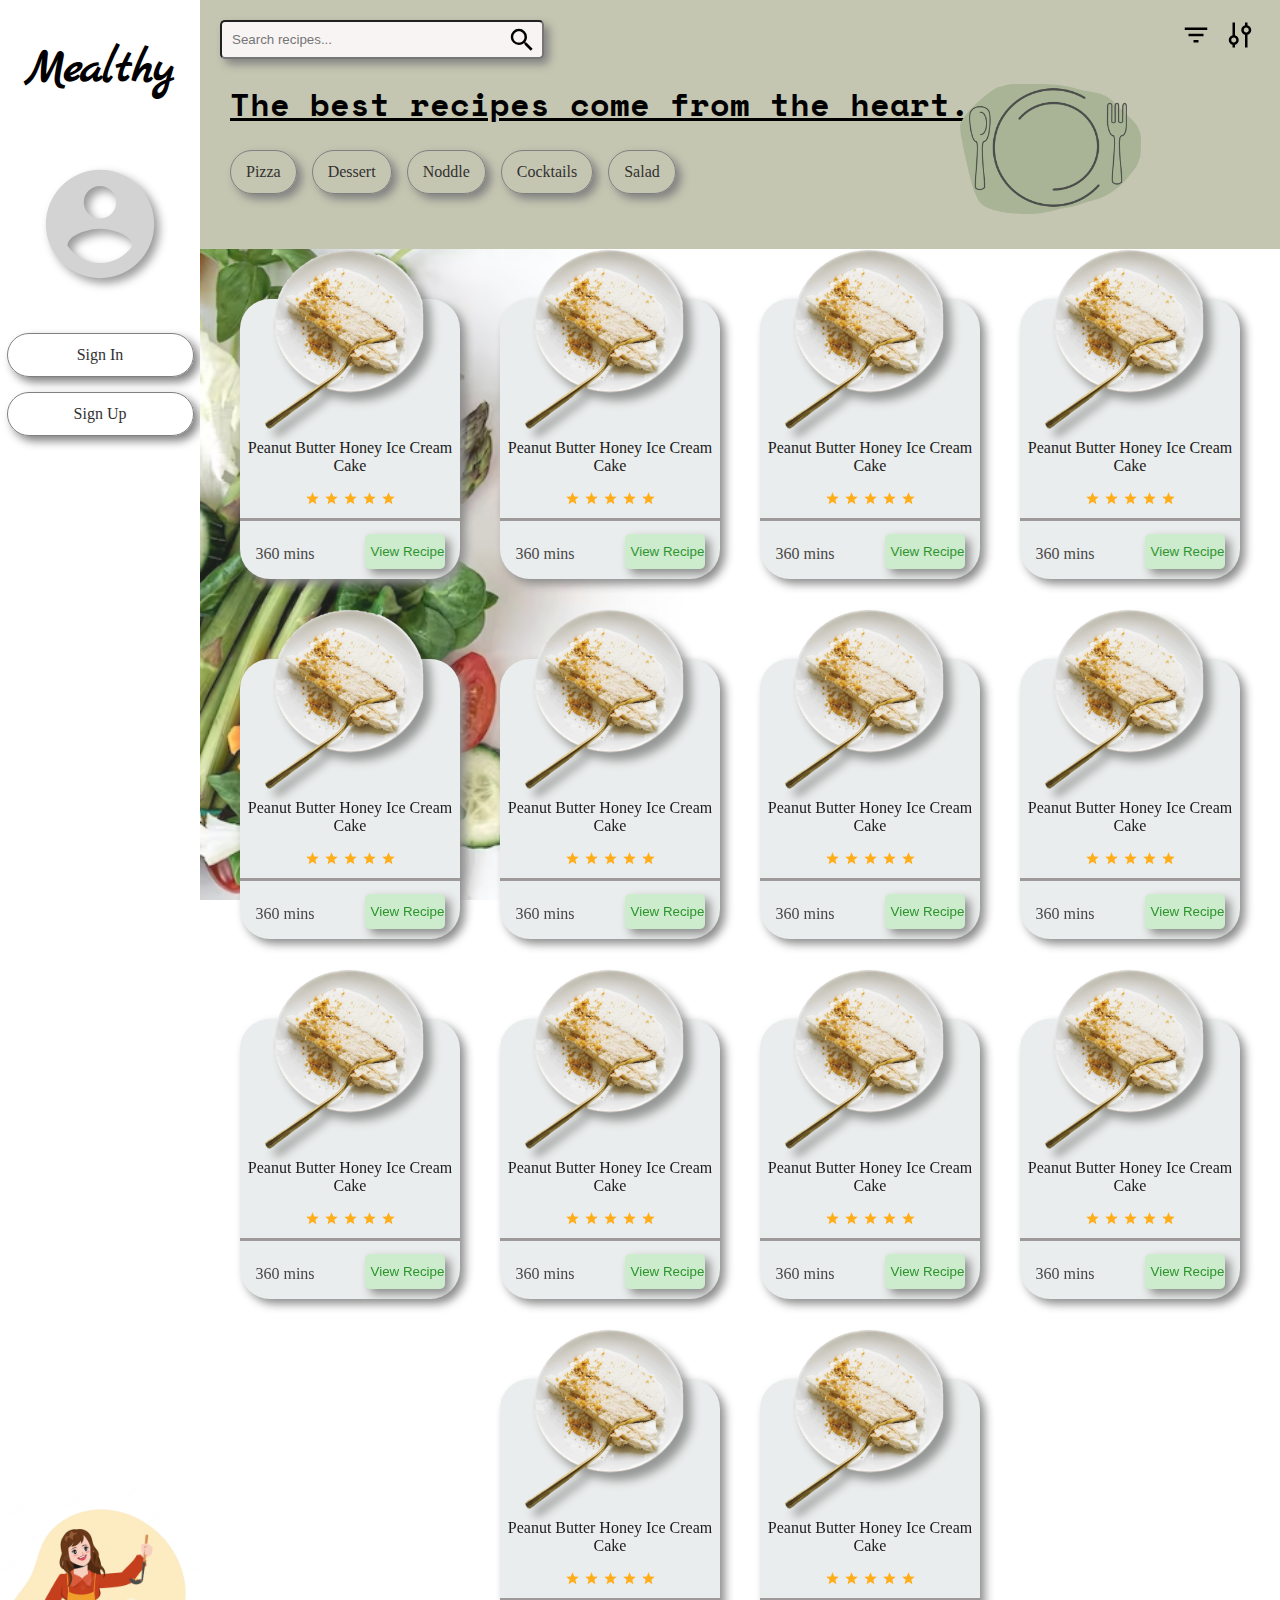
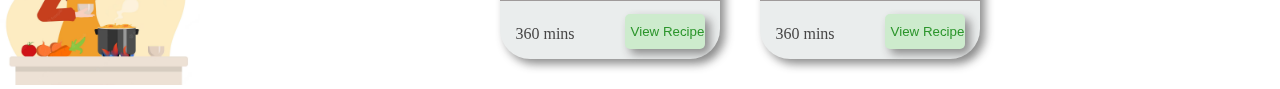
<file: index.html>
<!DOCTYPE html>
<html lang="hu">
<head>
    <meta charset="UTF-8">
    <meta name="viewport" content="width=device-width, initial-scale=1.0">
    <title>Mealthy</title>
    <link rel="stylesheet" href="./style.css">
    <link rel="icon" type="image/x-icon" href="../Képek/194404.png">
</head>
<body>

    <header>
        <div id="top1" class="icons">
            <svg xmlns="http://www.w3.org/2000/svg" viewBox="0 0 24 24" id="menu" height="32px"><title>menu</title><path d="M3,6H21V8H3V6M3,11H21V13H3V11M3,16H21V18H3V16Z" /></svg>  
            <h2 id="name2">Mealthy</h2>
            <div id="search-magnify">
                <input type="text" placeholder="Search recipes..." id="search">

                <svg xmlns="http://www.w3.org/2000/svg" id="magnify"
                viewBox="0 0 24 24"><title>magnify</title><path d="M9.5,3A6.5,6.5 0 0,1 16,9.5C16,11.11 15.41,12.59 14.44,13.73L14.71,14H15.5L20.5,19L19,20.5L14,15.5V14.71L13.73,14.44C12.59,15.41 11.11,16 9.5,16A6.5,6.5 0 0,1 3,9.5A6.5,6.5 0 0,1 9.5,3M9.5,5C7,5 5,7 5,9.5C5,12 7,14 9.5,14C12,14 14,12 14,9.5C14,7 12,5 9.5,5Z" /></svg> 
            </div>
            <div class=icons>

                <svg xmlns="http://www.w3.org/2000/svg" id="magnify2"
                viewBox="0 0 24 24"><title>magnify</title><path d="M9.5,3A6.5,6.5 0 0,1 16,9.5C16,11.11 15.41,12.59 14.44,13.73L14.71,14H15.5L20.5,19L19,20.5L14,15.5V14.71L13.73,14.44C12.59,15.41 11.11,16 9.5,16A6.5,6.5 0 0,1 3,9.5A6.5,6.5 0 0,1 9.5,3M9.5,5C7,5 5,7 5,9.5C5,12 7,14 9.5,14C12,14 14,12 14,9.5C14,7 12,5 9.5,5Z" /></svg>
          
                <svg xmlns="http://www.w3.org/2000/svg" viewBox="0 0 24 24" id="account-circle2"><title>account-circle-outline</title><path d="M12,2A10,10 0 0,0 2,12A10,10 0 0,0 12,22A10,10 0 0,0 22,12A10,10 0 0,0 12,2M7.07,18.28C7.5,17.38 10.12,16.5 12,16.5C13.88,16.5 16.5,17.38 16.93,18.28C15.57,19.36 13.86,20 12,20C10.14,20 8.43,19.36 7.07,18.28M18.36,16.83C16.93,15.09 13.46,14.5 12,14.5C10.54,14.5 7.07,15.09 5.64,16.83C4.62,15.5 4,13.82 4,12C4,7.59 7.59,4 12,4C16.41,4 20,7.59 20,12C20,13.82 19.38,15.5 18.36,16.83M12,6C10.06,6 8.5,7.56 8.5,9.5C8.5,11.44 10.06,13 12,13C13.94,13 15.5,11.44 15.5,9.5C15.5,7.56 13.94,6 12,6M12,11A1.5,1.5 0 0,1 10.5,9.5A1.5,1.5 0 0,1 12,8A1.5,1.5 0 0,1 13.5,9.5A1.5,1.5 0 0,1 12,11Z" /></svg>

                <svg xmlns="http://www.w3.org/2000/svg" height="30" width="40"
                viewBox="0 0 24 24" id="filter"><title>filter-variant</title><path d="M6,13H18V11H6M3,6V8H21V6M10,18H14V16H10V18Z" /></svg>

                <svg xmlns="http://www.w3.org/2000/svg" height="30" width="40"
                viewBox="0 0 24 24" id="tune"><title>tune-vertical-variant</title><path d="M8 12.14V2H6V12.14C4.28 12.59 3 14.14 3 16S4.28 19.41 6 19.86V22H8V19.86C9.72 19.41 11 17.86 11 16S9.72 12.59 8 12.14M7 14C8.1 14 9 14.9 9 16S8.1 18 7 18C5.9 18 5 17.1 5 16S5.9 14 7 14M18 2H16V4.14C14.28 4.59 13 6.14 13 8S14.28 11.41 16 11.86V22H18V11.86C19.72 11.41 21 9.86 21 8S19.72 4.59 18 4.14V2M17 6C18.1 6 19 6.9 19 8S18.1 10 17 10C15.9 10 15 9.1 15 8S15.9 6 17 6Z" /></svg>

                
            </div>
            <img src="./Pictures/Dinner-PNG-Clipart.png" alt="plate" height="170px" id="plate">
        </div>
        <div id="top2">
            <div>
                <h1>The best recipes come from the heart.</h1>
            </div>
            <nav class="links">
                <a href="">Pizza</a>
                <a href="">Dessert</a>
                <a href="">Noddle</a>
                <a href="">Cocktails</a>
                <a href="">Salad</a>
            </nav>
        </div>
  
    </header>
    
    <aside>
        <div id="icons2">
            <svg xmlns="http://www.w3.org/2000/svg" viewBox="0 0 24 24" id="menu2" height="32px"><title>menu</title><path d="M3,6H21V8H3V6M3,11H21V13H3V11M3,16H21V18H3V16Z" /></svg>  
        </div>
        <div id="name">
            <h2>Mealthy</h2>
        </div>
        <div>
            <svg id="account-circle" xmlns="http://www.w3.org/2000/svg" height="130px" width="130px" viewBox="0 0 24 24"
            ><title>account-circle</title>
            <path d="M12,19.2C9.5,19.2 7.29,17.92 6,16C6.03,14 10,12.9 12,12.9C14,12.9 17.97,14 18,16C16.71,17.92 14.5,19.2 12,19.2M12,5A3,3 0 0,1 15,8A3,3 0 0,1 12,11A3,3 0 0,1 9,8A3,3 0 0,1 12,5M12,2A10,10 0 0,0 2,12A10,10 0 0,0 12,22A10,10 0 0,0 22,12C22,6.47 17.5,2 12,2Z" fill="lightgrey" />
            </svg>
        </div>
        <div class="signup">
            <a id="login" href="">Sign In</a>
            <a id="register" href="">Sign Up</a>
        </div>
        <div id="cooking">
            <img src="./Pictures/beautiful-housewife-is-cooking-kitchen-illustration-vector-cartoon-animation-design_40876-2541.avif"cooking height="200px">
        </div>
    </aside>


    <main>
            <div id="recipes-flex">
                <div class="recipes-border">
                    <img src="./Pictures/Kép1.png" height="180px" alt="recipes" class="picture">
                    <div class="recipe-name">
                        <p>Peanut Butter Honey Ice Cream Cake</p>
                    </div>
                    <div>
                        <svg xmlns="http://www.w3.org/2000/svg" class="star1" height="15px"
                        viewBox="0 0 24 24"><title>star</title><path d="M12,17.27L18.18,21L16.54,13.97L22,9.24L14.81,8.62L12,2L9.19,8.62L2,9.24L7.45,13.97L5.82,21L12,17.27Z" fill="orange"/></svg>

                        <svg xmlns="http://www.w3.org/2000/svg" class="star2" height="15px"
                        viewBox="0 0 24 24"><title>star</title><path d="M12,17.27L18.18,21L16.54,13.97L22,9.24L14.81,8.62L12,2L9.19,8.62L2,9.24L7.45,13.97L5.82,21L12,17.27Z" fill="orange"/></svg>

                        <svg xmlns="http://www.w3.org/2000/svg" class="star3" height="15px"
                        viewBox="0 0 24 24"><title>star</title><path d="M12,17.27L18.18,21L16.54,13.97L22,9.24L14.81,8.62L12,2L9.19,8.62L2,9.24L7.45,13.97L5.82,21L12,17.27Z" fill="orange"/></svg>
                        
                        <svg xmlns="http://www.w3.org/2000/svg" class="star4" height="15px"
                        viewBox="0 0 24 24"><title>star</title><path d="M12,17.27L18.18,21L16.54,13.97L22,9.24L14.81,8.62L12,2L9.19,8.62L2,9.24L7.45,13.97L5.82,21L12,17.27Z" fill="orange"/></svg>
                        

                        <svg xmlns="http://www.w3.org/2000/svg" class="star5" height="15px"
                        viewBox="0 0 24 24"><title>star</title><path d="M12,17.27L18.18,21L16.54,13.97L22,9.24L14.81,8.62L12,2L9.19,8.62L2,9.24L7.45,13.97L5.82,21L12,17.27Z" fill="orange"/></svg>
                    </div>
                    <hr class="hr">
                    <div class="recipes-bottom">
                        <div class="time">
                            <p>360 mins</p>
                        </div>
                        <div>
                            <a href="./Recipe/index.html"><input type="button" class="button" value="View Recipe"></a>
                        </div>
                    </div>
                </div>

                <div class="recipes-border">
                    <img src="./Pictures/Kép1.png" height="180px" alt="recipes" class="picture">
                    <div class="picture-shadow">

                    </div>
                    <div class="recipe-name">
                        <p>Peanut Butter Honey Ice Cream Cake</p>
                    </div>
                    <div>
                        <svg xmlns="http://www.w3.org/2000/svg" class="star1" height="15px"
                        viewBox="0 0 24 24"><title>star</title><path d="M12,17.27L18.18,21L16.54,13.97L22,9.24L14.81,8.62L12,2L9.19,8.62L2,9.24L7.45,13.97L5.82,21L12,17.27Z" fill="orange"/></svg>

                        <svg xmlns="http://www.w3.org/2000/svg" class="star2" height="15px"
                        viewBox="0 0 24 24"><title>star</title><path d="M12,17.27L18.18,21L16.54,13.97L22,9.24L14.81,8.62L12,2L9.19,8.62L2,9.24L7.45,13.97L5.82,21L12,17.27Z" fill="orange"/></svg>

                        <svg xmlns="http://www.w3.org/2000/svg" class="star3" height="15px"
                        viewBox="0 0 24 24"><title>star</title><path d="M12,17.27L18.18,21L16.54,13.97L22,9.24L14.81,8.62L12,2L9.19,8.62L2,9.24L7.45,13.97L5.82,21L12,17.27Z" fill="orange"/></svg>
                        
                        <svg xmlns="http://www.w3.org/2000/svg" class="star4" height="15px"
                        viewBox="0 0 24 24"><title>star</title><path d="M12,17.27L18.18,21L16.54,13.97L22,9.24L14.81,8.62L12,2L9.19,8.62L2,9.24L7.45,13.97L5.82,21L12,17.27Z" fill="orange"/></svg>
                        

                        <svg xmlns="http://www.w3.org/2000/svg" class="star5" height="15px"
                        viewBox="0 0 24 24"><title>star</title><path d="M12,17.27L18.18,21L16.54,13.97L22,9.24L14.81,8.62L12,2L9.19,8.62L2,9.24L7.45,13.97L5.82,21L12,17.27Z" fill="orange"/></svg>
                    </div>
                    <hr class="hr">
                    <div class="recipes-bottom">
                        <div class="time">
                            <p>360 mins</p>
                        </div>
                        <div>
                            <a href="./Recipe/index.html"><input type="button" class="button" value="View Recipe"></a>
                        </div>
                    </div>
                </div>

                <div class="recipes-border">
                    <img src="./Pictures/Kép1.png" height="180px" alt="recipes" class="picture">
                    <div class="picture-shadow">

                    </div>
                    <div class="recipe-name">
                        <p>Peanut Butter Honey Ice Cream Cake</p>
                    </div>
                    <div>
                        <svg xmlns="http://www.w3.org/2000/svg" class="star1" height="15px"
                        viewBox="0 0 24 24"><title>star</title><path d="M12,17.27L18.18,21L16.54,13.97L22,9.24L14.81,8.62L12,2L9.19,8.62L2,9.24L7.45,13.97L5.82,21L12,17.27Z" fill="orange"/></svg>

                        <svg xmlns="http://www.w3.org/2000/svg" class="star2" height="15px"
                        viewBox="0 0 24 24"><title>star</title><path d="M12,17.27L18.18,21L16.54,13.97L22,9.24L14.81,8.62L12,2L9.19,8.62L2,9.24L7.45,13.97L5.82,21L12,17.27Z" fill="orange"/></svg>

                        <svg xmlns="http://www.w3.org/2000/svg" class="star3" height="15px"
                        viewBox="0 0 24 24"><title>star</title><path d="M12,17.27L18.18,21L16.54,13.97L22,9.24L14.81,8.62L12,2L9.19,8.62L2,9.24L7.45,13.97L5.82,21L12,17.27Z" fill="orange"/></svg>
                        
                        <svg xmlns="http://www.w3.org/2000/svg" class="star4" height="15px"
                        viewBox="0 0 24 24"><title>star</title><path d="M12,17.27L18.18,21L16.54,13.97L22,9.24L14.81,8.62L12,2L9.19,8.62L2,9.24L7.45,13.97L5.82,21L12,17.27Z" fill="orange"/></svg>
                        

                        <svg xmlns="http://www.w3.org/2000/svg" class="star5" height="15px"
                        viewBox="0 0 24 24"><title>star</title><path d="M12,17.27L18.18,21L16.54,13.97L22,9.24L14.81,8.62L12,2L9.19,8.62L2,9.24L7.45,13.97L5.82,21L12,17.27Z" fill="orange"/></svg>
                    </div>
                    <hr class="hr">
                    <div class="recipes-bottom">
                        <div class="time">
                            <p>360 mins</p>
                        </div>
                        <div>
                            <a href="./Recipe/index.html"><input type="button" class="button" value="View Recipe"></a>
                        </div>
                    </div>
                </div>

                <div class="recipes-border">
                    <img src="./Pictures/Kép1.png" height="180px" alt="recipes" class="picture">
                    <div class="picture-shadow">

                    </div>
                    <div class="recipe-name">
                        <p>Peanut Butter Honey Ice Cream Cake</p>
                    </div>
                    <div>
                        <svg xmlns="http://www.w3.org/2000/svg" class="star1" height="15px"
                        viewBox="0 0 24 24"><title>star</title><path d="M12,17.27L18.18,21L16.54,13.97L22,9.24L14.81,8.62L12,2L9.19,8.62L2,9.24L7.45,13.97L5.82,21L12,17.27Z" fill="orange"/></svg>

                        <svg xmlns="http://www.w3.org/2000/svg" class="star2" height="15px"
                        viewBox="0 0 24 24"><title>star</title><path d="M12,17.27L18.18,21L16.54,13.97L22,9.24L14.81,8.62L12,2L9.19,8.62L2,9.24L7.45,13.97L5.82,21L12,17.27Z" fill="orange"/></svg>

                        <svg xmlns="http://www.w3.org/2000/svg" class="star3" height="15px"
                        viewBox="0 0 24 24"><title>star</title><path d="M12,17.27L18.18,21L16.54,13.97L22,9.24L14.81,8.62L12,2L9.19,8.62L2,9.24L7.45,13.97L5.82,21L12,17.27Z" fill="orange"/></svg>
                        
                        <svg xmlns="http://www.w3.org/2000/svg" class="star4" height="15px"
                        viewBox="0 0 24 24"><title>star</title><path d="M12,17.27L18.18,21L16.54,13.97L22,9.24L14.81,8.62L12,2L9.19,8.62L2,9.24L7.45,13.97L5.82,21L12,17.27Z" fill="orange"/></svg>
                        

                        <svg xmlns="http://www.w3.org/2000/svg" class="star5" height="15px"
                        viewBox="0 0 24 24"><title>star</title><path d="M12,17.27L18.18,21L16.54,13.97L22,9.24L14.81,8.62L12,2L9.19,8.62L2,9.24L7.45,13.97L5.82,21L12,17.27Z" fill="orange"/></svg>
                    </div>
                    <hr class="hr">
                    <div class="recipes-bottom">
                        <div class="time">
                            <p>360 mins</p>
                        </div>
                        <div>
                            <a href="./Recipe/index.html"><input type="button" class="button" value="View Recipe"></a>
                        </div>
                    </div>
                </div>

                <div class="recipes-border">
                    <img src="./Pictures/Kép1.png" height="180px" alt="recipes" class="picture">
                    <div class="picture-shadow">

                    </div>
                    <div class="recipe-name">
                        <p>Peanut Butter Honey Ice Cream Cake</p>
                    </div>
                    <div>
                        <svg xmlns="http://www.w3.org/2000/svg" class="star1" height="15px"
                        viewBox="0 0 24 24"><title>star</title><path d="M12,17.27L18.18,21L16.54,13.97L22,9.24L14.81,8.62L12,2L9.19,8.62L2,9.24L7.45,13.97L5.82,21L12,17.27Z" fill="orange"/></svg>

                        <svg xmlns="http://www.w3.org/2000/svg" class="star2" height="15px"
                        viewBox="0 0 24 24"><title>star</title><path d="M12,17.27L18.18,21L16.54,13.97L22,9.24L14.81,8.62L12,2L9.19,8.62L2,9.24L7.45,13.97L5.82,21L12,17.27Z" fill="orange"/></svg>

                        <svg xmlns="http://www.w3.org/2000/svg" class="star3" height="15px"
                        viewBox="0 0 24 24"><title>star</title><path d="M12,17.27L18.18,21L16.54,13.97L22,9.24L14.81,8.62L12,2L9.19,8.62L2,9.24L7.45,13.97L5.82,21L12,17.27Z" fill="orange"/></svg>
                        
                        <svg xmlns="http://www.w3.org/2000/svg" class="star4" height="15px"
                        viewBox="0 0 24 24"><title>star</title><path d="M12,17.27L18.18,21L16.54,13.97L22,9.24L14.81,8.62L12,2L9.19,8.62L2,9.24L7.45,13.97L5.82,21L12,17.27Z" fill="orange"/></svg>
                        

                        <svg xmlns="http://www.w3.org/2000/svg" class="star5" height="15px"
                        viewBox="0 0 24 24"><title>star</title><path d="M12,17.27L18.18,21L16.54,13.97L22,9.24L14.81,8.62L12,2L9.19,8.62L2,9.24L7.45,13.97L5.82,21L12,17.27Z" fill="orange"/></svg>
                    </div>
                    <hr class="hr">
                    <div class="recipes-bottom">
                        <div class="time">
                            <p>360 mins</p>
                        </div>
                        <div>
                            <a href="./Recipe/index.html"><input type="button" class="button" value="View Recipe"></a>
                        </div>
                    </div>
                </div>

                <div class="recipes-border">
                    <img src="./Pictures/Kép1.png" height="180px" alt="recipes" class="picture">
                    <div class="picture-shadow">

                    </div>
                    <div class="recipe-name">
                        <p>Peanut Butter Honey Ice Cream Cake</p>
                    </div>
                    <div>
                        <svg xmlns="http://www.w3.org/2000/svg" class="star1" height="15px"
                        viewBox="0 0 24 24"><title>star</title><path d="M12,17.27L18.18,21L16.54,13.97L22,9.24L14.81,8.62L12,2L9.19,8.62L2,9.24L7.45,13.97L5.82,21L12,17.27Z" fill="orange"/></svg>

                        <svg xmlns="http://www.w3.org/2000/svg" class="star2" height="15px"
                        viewBox="0 0 24 24"><title>star</title><path d="M12,17.27L18.18,21L16.54,13.97L22,9.24L14.81,8.62L12,2L9.19,8.62L2,9.24L7.45,13.97L5.82,21L12,17.27Z" fill="orange"/></svg>

                        <svg xmlns="http://www.w3.org/2000/svg" class="star3" height="15px"
                        viewBox="0 0 24 24"><title>star</title><path d="M12,17.27L18.18,21L16.54,13.97L22,9.24L14.81,8.62L12,2L9.19,8.62L2,9.24L7.45,13.97L5.82,21L12,17.27Z" fill="orange"/></svg>
                        
                        <svg xmlns="http://www.w3.org/2000/svg" class="star4" height="15px"
                        viewBox="0 0 24 24"><title>star</title><path d="M12,17.27L18.18,21L16.54,13.97L22,9.24L14.81,8.62L12,2L9.19,8.62L2,9.24L7.45,13.97L5.82,21L12,17.27Z" fill="orange"/></svg>
                        

                        <svg xmlns="http://www.w3.org/2000/svg" class="star5" height="15px"
                        viewBox="0 0 24 24"><title>star</title><path d="M12,17.27L18.18,21L16.54,13.97L22,9.24L14.81,8.62L12,2L9.19,8.62L2,9.24L7.45,13.97L5.82,21L12,17.27Z" fill="orange"/></svg>
                    </div>
                    <hr class="hr">
                    <div class="recipes-bottom">
                        <div class="time">
                            <p>360 mins</p>
                        </div>
                        <div>
                            <a href="./Recipe/index.html"><input type="button" class="button" value="View Recipe"></a>
                        </div>
                    </div>
                </div>

                <div class="recipes-border">
                    <img src="./Pictures/Kép1.png" height="180px" alt="recipes" class="picture">
                    <div class="picture-shadow">

                    </div>
                    <div class="recipe-name">
                        <p>Peanut Butter Honey Ice Cream Cake</p>
                    </div>
                    <div>
                        <svg xmlns="http://www.w3.org/2000/svg" class="star1" height="15px"
                        viewBox="0 0 24 24"><title>star</title><path d="M12,17.27L18.18,21L16.54,13.97L22,9.24L14.81,8.62L12,2L9.19,8.62L2,9.24L7.45,13.97L5.82,21L12,17.27Z" fill="orange"/></svg>

                        <svg xmlns="http://www.w3.org/2000/svg" class="star2" height="15px"
                        viewBox="0 0 24 24"><title>star</title><path d="M12,17.27L18.18,21L16.54,13.97L22,9.24L14.81,8.62L12,2L9.19,8.62L2,9.24L7.45,13.97L5.82,21L12,17.27Z" fill="orange"/></svg>

                        <svg xmlns="http://www.w3.org/2000/svg" class="star3" height="15px"
                        viewBox="0 0 24 24"><title>star</title><path d="M12,17.27L18.18,21L16.54,13.97L22,9.24L14.81,8.62L12,2L9.19,8.62L2,9.24L7.45,13.97L5.82,21L12,17.27Z" fill="orange"/></svg>
                        
                        <svg xmlns="http://www.w3.org/2000/svg" class="star4" height="15px"
                        viewBox="0 0 24 24"><title>star</title><path d="M12,17.27L18.18,21L16.54,13.97L22,9.24L14.81,8.62L12,2L9.19,8.62L2,9.24L7.45,13.97L5.82,21L12,17.27Z" fill="orange"/></svg>
                        

                        <svg xmlns="http://www.w3.org/2000/svg" class="star5" height="15px"
                        viewBox="0 0 24 24"><title>star</title><path d="M12,17.27L18.18,21L16.54,13.97L22,9.24L14.81,8.62L12,2L9.19,8.62L2,9.24L7.45,13.97L5.82,21L12,17.27Z" fill="orange"/></svg>
                    </div>
                    <hr class="hr">
                    <div class="recipes-bottom">
                        <div class="time">
                            <p>360 mins</p>
                        </div>
                        <div>
                            <a href="./Recipe/index.html"><input type="button" class="button" value="View Recipe"></a>
                        </div>
                    </div>
                </div>

                <div class="recipes-border">
                    <img src="./Pictures/Kép1.png" height="180px" alt="recipes" class="picture">
                    <div class="picture-shadow">

                    </div>
                    <div class="recipe-name">
                        <p>Peanut Butter Honey Ice Cream Cake</p>
                    </div>
                    <div>
                        <svg xmlns="http://www.w3.org/2000/svg" class="star1" height="15px"
                        viewBox="0 0 24 24"><title>star</title><path d="M12,17.27L18.18,21L16.54,13.97L22,9.24L14.81,8.62L12,2L9.19,8.62L2,9.24L7.45,13.97L5.82,21L12,17.27Z" fill="orange"/></svg>

                        <svg xmlns="http://www.w3.org/2000/svg" class="star2" height="15px"
                        viewBox="0 0 24 24"><title>star</title><path d="M12,17.27L18.18,21L16.54,13.97L22,9.24L14.81,8.62L12,2L9.19,8.62L2,9.24L7.45,13.97L5.82,21L12,17.27Z" fill="orange"/></svg>

                        <svg xmlns="http://www.w3.org/2000/svg" class="star3" height="15px"
                        viewBox="0 0 24 24"><title>star</title><path d="M12,17.27L18.18,21L16.54,13.97L22,9.24L14.81,8.62L12,2L9.19,8.62L2,9.24L7.45,13.97L5.82,21L12,17.27Z" fill="orange"/></svg>
                        
                        <svg xmlns="http://www.w3.org/2000/svg" class="star4" height="15px"
                        viewBox="0 0 24 24"><title>star</title><path d="M12,17.27L18.18,21L16.54,13.97L22,9.24L14.81,8.62L12,2L9.19,8.62L2,9.24L7.45,13.97L5.82,21L12,17.27Z" fill="orange"/></svg>
                        

                        <svg xmlns="http://www.w3.org/2000/svg" class="star5" height="15px"
                        viewBox="0 0 24 24"><title>star</title><path d="M12,17.27L18.18,21L16.54,13.97L22,9.24L14.81,8.62L12,2L9.19,8.62L2,9.24L7.45,13.97L5.82,21L12,17.27Z" fill="orange"/></svg>
                    </div>
                    <hr class="hr">
                    <div class="recipes-bottom">
                        <div class="time">
                            <p>360 mins</p>
                        </div>
                        <div>
                            <a href="./Recipe/index.html"><input type="button" class="button" value="View Recipe"></a>
                        </div>
                    </div>
                </div>

                <div class="recipes-border">
                    <img src="./Pictures/Kép1.png" height="180px" alt="recipes" class="picture">
                    <div class="picture-shadow">

                    </div>
                    <div class="recipe-name">
                        <p>Peanut Butter Honey Ice Cream Cake</p>
                    </div>
                    <div>
                        <svg xmlns="http://www.w3.org/2000/svg" class="star1" height="15px"
                        viewBox="0 0 24 24"><title>star</title><path d="M12,17.27L18.18,21L16.54,13.97L22,9.24L14.81,8.62L12,2L9.19,8.62L2,9.24L7.45,13.97L5.82,21L12,17.27Z" fill="orange"/></svg>

                        <svg xmlns="http://www.w3.org/2000/svg" class="star2" height="15px"
                        viewBox="0 0 24 24"><title>star</title><path d="M12,17.27L18.18,21L16.54,13.97L22,9.24L14.81,8.62L12,2L9.19,8.62L2,9.24L7.45,13.97L5.82,21L12,17.27Z" fill="orange"/></svg>

                        <svg xmlns="http://www.w3.org/2000/svg" class="star3" height="15px"
                        viewBox="0 0 24 24"><title>star</title><path d="M12,17.27L18.18,21L16.54,13.97L22,9.24L14.81,8.62L12,2L9.19,8.62L2,9.24L7.45,13.97L5.82,21L12,17.27Z" fill="orange"/></svg>
                        
                        <svg xmlns="http://www.w3.org/2000/svg" class="star4" height="15px"
                        viewBox="0 0 24 24"><title>star</title><path d="M12,17.27L18.18,21L16.54,13.97L22,9.24L14.81,8.62L12,2L9.19,8.62L2,9.24L7.45,13.97L5.82,21L12,17.27Z" fill="orange"/></svg>
                        

                        <svg xmlns="http://www.w3.org/2000/svg" class="star5" height="15px"
                        viewBox="0 0 24 24"><title>star</title><path d="M12,17.27L18.18,21L16.54,13.97L22,9.24L14.81,8.62L12,2L9.19,8.62L2,9.24L7.45,13.97L5.82,21L12,17.27Z" fill="orange"/></svg>
                    </div>
                    <hr class="hr">
                    <div class="recipes-bottom">
                        <div class="time">
                            <p>360 mins</p>
                        </div>
                        <div>
                            <a href="./Recipe/index.html"><input type="button" class="button" value="View Recipe"></a>
                        </div>
                    </div>
                </div>

                <div class="recipes-border">
                    <img src="./Pictures/Kép1.png" height="180px" alt="recipes" class="picture">
                    <div class="picture-shadow">

                    </div>
                    <div class="recipe-name">
                        <p>Peanut Butter Honey Ice Cream Cake</p>
                    </div>
                    <div>
                        <svg xmlns="http://www.w3.org/2000/svg" class="star1" height="15px"
                        viewBox="0 0 24 24"><title>star</title><path d="M12,17.27L18.18,21L16.54,13.97L22,9.24L14.81,8.62L12,2L9.19,8.62L2,9.24L7.45,13.97L5.82,21L12,17.27Z" fill="orange"/></svg>

                        <svg xmlns="http://www.w3.org/2000/svg" class="star2" height="15px"
                        viewBox="0 0 24 24"><title>star</title><path d="M12,17.27L18.18,21L16.54,13.97L22,9.24L14.81,8.62L12,2L9.19,8.62L2,9.24L7.45,13.97L5.82,21L12,17.27Z" fill="orange"/></svg>

                        <svg xmlns="http://www.w3.org/2000/svg" class="star3" height="15px"
                        viewBox="0 0 24 24"><title>star</title><path d="M12,17.27L18.18,21L16.54,13.97L22,9.24L14.81,8.62L12,2L9.19,8.62L2,9.24L7.45,13.97L5.82,21L12,17.27Z" fill="orange"/></svg>
                        
                        <svg xmlns="http://www.w3.org/2000/svg" class="star4" height="15px"
                        viewBox="0 0 24 24"><title>star</title><path d="M12,17.27L18.18,21L16.54,13.97L22,9.24L14.81,8.62L12,2L9.19,8.62L2,9.24L7.45,13.97L5.82,21L12,17.27Z" fill="orange"/></svg>
                        

                        <svg xmlns="http://www.w3.org/2000/svg" class="star5" height="15px"
                        viewBox="0 0 24 24"><title>star</title><path d="M12,17.27L18.18,21L16.54,13.97L22,9.24L14.81,8.62L12,2L9.19,8.62L2,9.24L7.45,13.97L5.82,21L12,17.27Z" fill="orange"/></svg>
                    </div>
                    <hr class="hr">
                    <div class="recipes-bottom">
                        <div class="time">
                            <p>360 mins</p>
                        </div>
                        <div>
                            <a href="./Recipe/index.html"><input type="button" class="button" value="View Recipe"></a>
                        </div>
                    </div>
                </div>

                <div class="recipes-border">
                    <img src="./Pictures/Kép1.png" height="180px" alt="recipes" class="picture">
                    <div class="picture-shadow">

                    </div>
                    <div class="recipe-name">
                        <p>Peanut Butter Honey Ice Cream Cake</p>
                    </div>
                    <div>
                        <svg xmlns="http://www.w3.org/2000/svg" class="star1" height="15px"
                        viewBox="0 0 24 24"><title>star</title><path d="M12,17.27L18.18,21L16.54,13.97L22,9.24L14.81,8.62L12,2L9.19,8.62L2,9.24L7.45,13.97L5.82,21L12,17.27Z" fill="orange"/></svg>

                        <svg xmlns="http://www.w3.org/2000/svg" class="star2" height="15px"
                        viewBox="0 0 24 24"><title>star</title><path d="M12,17.27L18.18,21L16.54,13.97L22,9.24L14.81,8.62L12,2L9.19,8.62L2,9.24L7.45,13.97L5.82,21L12,17.27Z" fill="orange"/></svg>

                        <svg xmlns="http://www.w3.org/2000/svg" class="star3" height="15px"
                        viewBox="0 0 24 24"><title>star</title><path d="M12,17.27L18.18,21L16.54,13.97L22,9.24L14.81,8.62L12,2L9.19,8.62L2,9.24L7.45,13.97L5.82,21L12,17.27Z" fill="orange"/></svg>
                        
                        <svg xmlns="http://www.w3.org/2000/svg" class="star4" height="15px"
                        viewBox="0 0 24 24"><title>star</title><path d="M12,17.27L18.18,21L16.54,13.97L22,9.24L14.81,8.62L12,2L9.19,8.62L2,9.24L7.45,13.97L5.82,21L12,17.27Z" fill="orange"/></svg>
                        

                        <svg xmlns="http://www.w3.org/2000/svg" class="star5" height="15px"
                        viewBox="0 0 24 24"><title>star</title><path d="M12,17.27L18.18,21L16.54,13.97L22,9.24L14.81,8.62L12,2L9.19,8.62L2,9.24L7.45,13.97L5.82,21L12,17.27Z" fill="orange"/></svg>
                    </div>
                    <hr class="hr">
                    <div class="recipes-bottom">
                        <div class="time">
                            <p>360 mins</p>
                        </div>
                        <div>
                            <a href="./Recipe/index.html"><input type="button" class="button" value="View Recipe"></a>
                        </div>
                    </div>
                </div>

                <div class="recipes-border">
                    <img src="./Pictures/Kép1.png" height="180px" alt="recipes" class="picture">
                    <div class="picture-shadow">

                    </div>
                    <div class="recipe-name">
                        <p>Peanut Butter Honey Ice Cream Cake</p>
                    </div>
                    <div>
                        <svg xmlns="http://www.w3.org/2000/svg" class="star1" height="15px"
                        viewBox="0 0 24 24"><title>star</title><path d="M12,17.27L18.18,21L16.54,13.97L22,9.24L14.81,8.62L12,2L9.19,8.62L2,9.24L7.45,13.97L5.82,21L12,17.27Z" fill="orange"/></svg>

                        <svg xmlns="http://www.w3.org/2000/svg" class="star2" height="15px"
                        viewBox="0 0 24 24"><title>star</title><path d="M12,17.27L18.18,21L16.54,13.97L22,9.24L14.81,8.62L12,2L9.19,8.62L2,9.24L7.45,13.97L5.82,21L12,17.27Z" fill="orange"/></svg>

                        <svg xmlns="http://www.w3.org/2000/svg" class="star3" height="15px"
                        viewBox="0 0 24 24"><title>star</title><path d="M12,17.27L18.18,21L16.54,13.97L22,9.24L14.81,8.62L12,2L9.19,8.62L2,9.24L7.45,13.97L5.82,21L12,17.27Z" fill="orange"/></svg>
                        
                        <svg xmlns="http://www.w3.org/2000/svg" class="star4" height="15px"
                        viewBox="0 0 24 24"><title>star</title><path d="M12,17.27L18.18,21L16.54,13.97L22,9.24L14.81,8.62L12,2L9.19,8.62L2,9.24L7.45,13.97L5.82,21L12,17.27Z" fill="orange"/></svg>
                        

                        <svg xmlns="http://www.w3.org/2000/svg" class="star5" height="15px"
                        viewBox="0 0 24 24"><title>star</title><path d="M12,17.27L18.18,21L16.54,13.97L22,9.24L14.81,8.62L12,2L9.19,8.62L2,9.24L7.45,13.97L5.82,21L12,17.27Z" fill="orange"/></svg>
                    </div>
                    <hr class="hr">
                    <div class="recipes-bottom">
                        <div class="time">
                            <p>360 mins</p>
                        </div>
                        <div>
                            <a href="./Recipe/index.html"><input type="button" class="button" value="View Recipe"></a>
                        </div>
                    </div>
                </div>

                <div class="recipes-border">
                    <img src="./Pictures/Kép1.png" height="180px" alt="recipes" class="picture">
                    <div class="picture-shadow">

                    </div>
                    <div class="recipe-name">
                        <p>Peanut Butter Honey Ice Cream Cake</p>
                    </div>
                    <div>
                        <svg xmlns="http://www.w3.org/2000/svg" class="star1" height="15px"
                        viewBox="0 0 24 24"><title>star</title><path d="M12,17.27L18.18,21L16.54,13.97L22,9.24L14.81,8.62L12,2L9.19,8.62L2,9.24L7.45,13.97L5.82,21L12,17.27Z" fill="orange"/></svg>

                        <svg xmlns="http://www.w3.org/2000/svg" class="star2" height="15px"
                        viewBox="0 0 24 24"><title>star</title><path d="M12,17.27L18.18,21L16.54,13.97L22,9.24L14.81,8.62L12,2L9.19,8.62L2,9.24L7.45,13.97L5.82,21L12,17.27Z" fill="orange"/></svg>

                        <svg xmlns="http://www.w3.org/2000/svg" class="star3" height="15px"
                        viewBox="0 0 24 24"><title>star</title><path d="M12,17.27L18.18,21L16.54,13.97L22,9.24L14.81,8.62L12,2L9.19,8.62L2,9.24L7.45,13.97L5.82,21L12,17.27Z" fill="orange"/></svg>
                        
                        <svg xmlns="http://www.w3.org/2000/svg" class="star4" height="15px"
                        viewBox="0 0 24 24"><title>star</title><path d="M12,17.27L18.18,21L16.54,13.97L22,9.24L14.81,8.62L12,2L9.19,8.62L2,9.24L7.45,13.97L5.82,21L12,17.27Z" fill="orange"/></svg>
                        

                        <svg xmlns="http://www.w3.org/2000/svg" class="star5" height="15px"
                        viewBox="0 0 24 24"><title>star</title><path d="M12,17.27L18.18,21L16.54,13.97L22,9.24L14.81,8.62L12,2L9.19,8.62L2,9.24L7.45,13.97L5.82,21L12,17.27Z" fill="orange"/></svg>
                    </div>
                    <hr class="hr">
                    <div class="recipes-bottom">
                        <div class="time">
                            <p>360 mins</p>
                        </div>
                        <div>
                            <a href="./Recipe/index.html"><input type="button" class="button" value="View Recipe"></a>
                        </div>
                    </div>
                </div>

                <div class="recipes-border">
                    <img src="./Pictures/Kép1.png" height="180px" alt="recipes" class="picture">
                    <div class="picture-shadow">

                    </div>
                    <div class="recipe-name">
                        <p>Peanut Butter Honey Ice Cream Cake</p>
                    </div>
                    <div>
                        <svg xmlns="http://www.w3.org/2000/svg" class="star1" height="15px"
                        viewBox="0 0 24 24"><title>star</title><path d="M12,17.27L18.18,21L16.54,13.97L22,9.24L14.81,8.62L12,2L9.19,8.62L2,9.24L7.45,13.97L5.82,21L12,17.27Z" fill="orange"/></svg>

                        <svg xmlns="http://www.w3.org/2000/svg" class="star2" height="15px"
                        viewBox="0 0 24 24"><title>star</title><path d="M12,17.27L18.18,21L16.54,13.97L22,9.24L14.81,8.62L12,2L9.19,8.62L2,9.24L7.45,13.97L5.82,21L12,17.27Z" fill="orange"/></svg>

                        <svg xmlns="http://www.w3.org/2000/svg" class="star3" height="15px"
                        viewBox="0 0 24 24"><title>star</title><path d="M12,17.27L18.18,21L16.54,13.97L22,9.24L14.81,8.62L12,2L9.19,8.62L2,9.24L7.45,13.97L5.82,21L12,17.27Z" fill="orange"/></svg>
                        
                        <svg xmlns="http://www.w3.org/2000/svg" class="star4" height="15px"
                        viewBox="0 0 24 24"><title>star</title><path d="M12,17.27L18.18,21L16.54,13.97L22,9.24L14.81,8.62L12,2L9.19,8.62L2,9.24L7.45,13.97L5.82,21L12,17.27Z" fill="orange"/></svg>
                        

                        <svg xmlns="http://www.w3.org/2000/svg" class="star5" height="15px"
                        viewBox="0 0 24 24"><title>star</title><path d="M12,17.27L18.18,21L16.54,13.97L22,9.24L14.81,8.62L12,2L9.19,8.62L2,9.24L7.45,13.97L5.82,21L12,17.27Z" fill="orange"/></svg>
                    </div>
                    <hr class="hr">
                    <div class="recipes-bottom">
                        <div class="time">
                            <p>360 mins</p>
                        </div>
                        <div>
                            <a href="./Recipe/index.html"><input type="button" class="button" value="View Recipe"></a>
                        </div>
                    </div>
                </div>
            </div>
    </main>
</body>
</html>
</file>
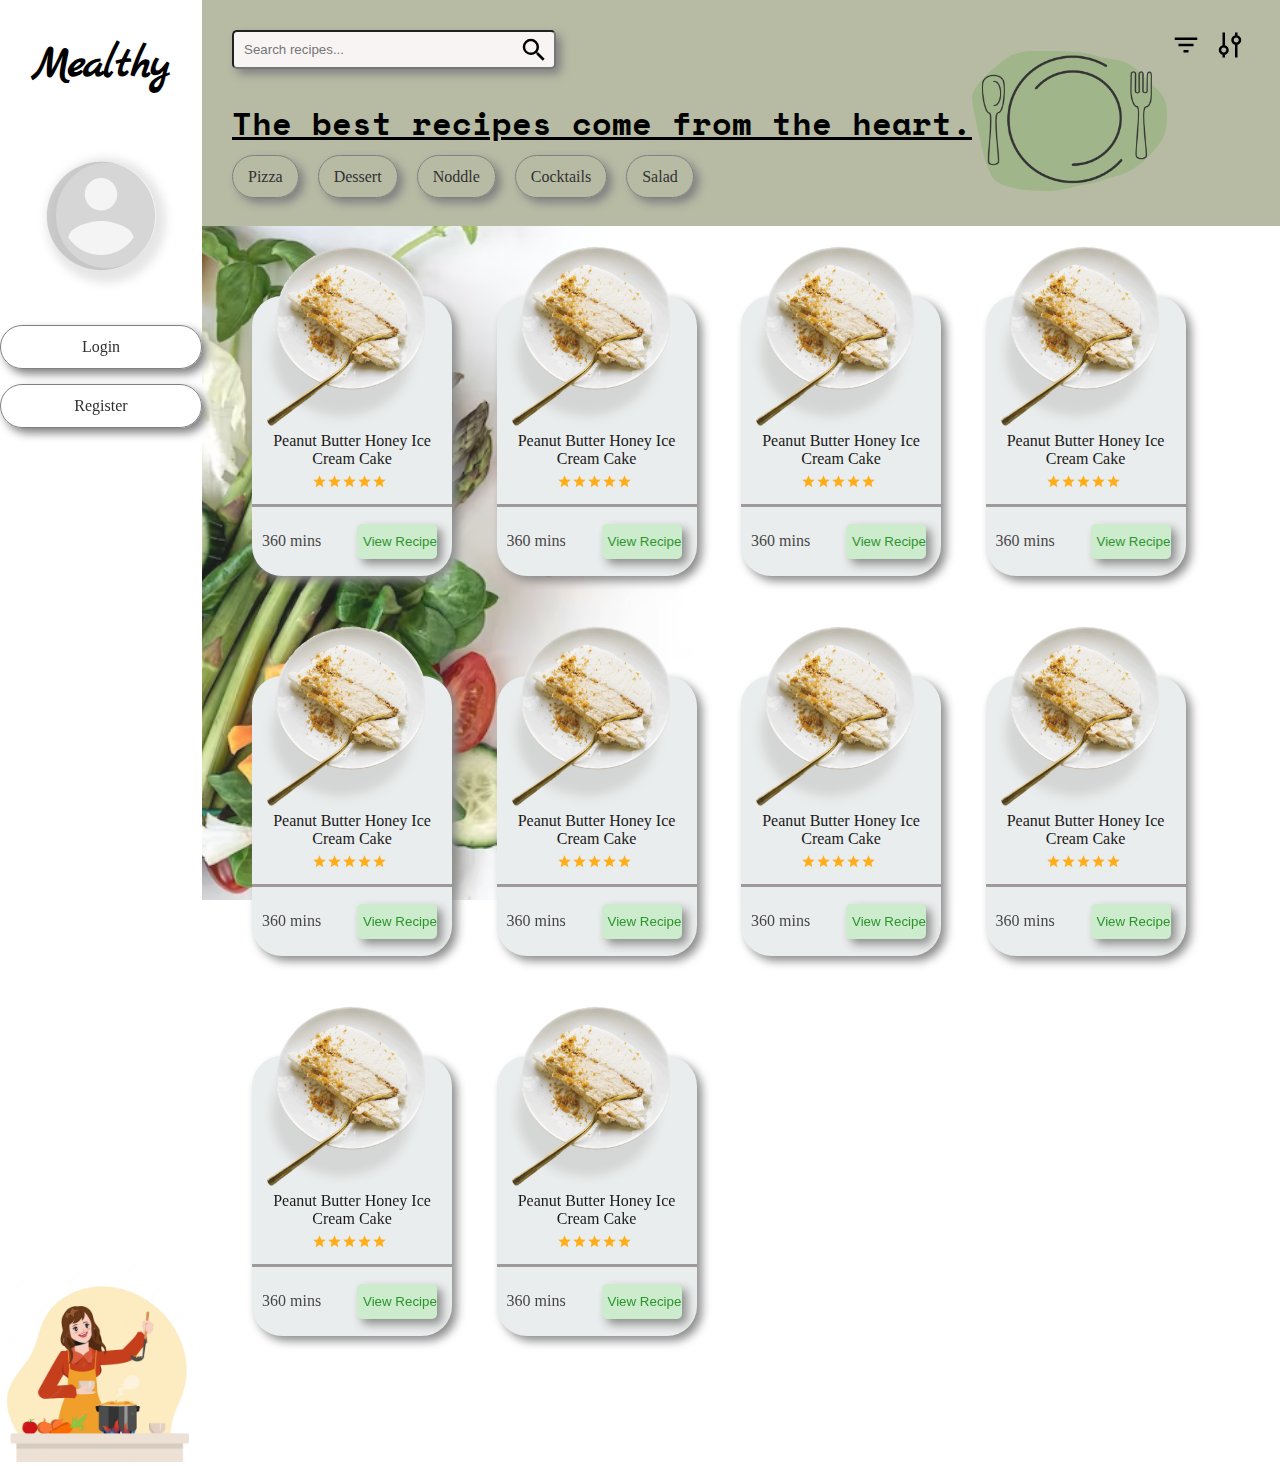
<file: Index/index.html>
<!DOCTYPE html>
<html lang="hu">
<head>
    <meta charset="UTF-8">
    <meta name="viewport" content="width=device-width, initial-scale=1.0">
    <title>Odin Recipes</title>
    <link rel="stylesheet" href="./style.css">
    <link rel="icon" type="image/x-icon" href="../Képek/194404.png">
</head>

<body>

    <header>
        <div class="top1">
            <div id="search-magnify">
                <input type="text" placeholder="Search recipes..." id="search">
                   
                <svg xmlns="http://www.w3.org/2000/svg" id="magnify"
                viewBox="0 0 24 24"><title>magnify</title><path d="M9.5,3A6.5,6.5 0 0,1 16,9.5C16,11.11 15.41,12.59 14.44,13.73L14.71,14H15.5L20.5,19L19,20.5L14,15.5V14.71L13.73,14.44C12.59,15.41 11.11,16 9.5,16A6.5,6.5 0 0,1 3,9.5A6.5,6.5 0 0,1 9.5,3M9.5,5C7,5 5,7 5,9.5C5,12 7,14 9.5,14C12,14 14,12 14,9.5C14,7 12,5 9.5,5Z" /></svg>
                   
            </div>

           

            <span class=icons>

                <svg xmlns="http://www.w3.org/2000/svg" id="magnify2"
                viewBox="0 0 24 24"><title>magnify</title><path d="M9.5,3A6.5,6.5 0 0,1 16,9.5C16,11.11 15.41,12.59 14.44,13.73L14.71,14H15.5L20.5,19L19,20.5L14,15.5V14.71L13.73,14.44C12.59,15.41 11.11,16 9.5,16A6.5,6.5 0 0,1 3,9.5A6.5,6.5 0 0,1 9.5,3M9.5,5C7,5 5,7 5,9.5C5,12 7,14 9.5,14C12,14 14,12 14,9.5C14,7 12,5 9.5,5Z" /></svg>
          
                <svg xmlns="http://www.w3.org/2000/svg" viewBox="0 0 24 24" id="account-circle2"><title>account-circle-outline</title><path d="M12,2A10,10 0 0,0 2,12A10,10 0 0,0 12,22A10,10 0 0,0 22,12A10,10 0 0,0 12,2M7.07,18.28C7.5,17.38 10.12,16.5 12,16.5C13.88,16.5 16.5,17.38 16.93,18.28C15.57,19.36 13.86,20 12,20C10.14,20 8.43,19.36 7.07,18.28M18.36,16.83C16.93,15.09 13.46,14.5 12,14.5C10.54,14.5 7.07,15.09 5.64,16.83C4.62,15.5 4,13.82 4,12C4,7.59 7.59,4 12,4C16.41,4 20,7.59 20,12C20,13.82 19.38,15.5 18.36,16.83M12,6C10.06,6 8.5,7.56 8.5,9.5C8.5,11.44 10.06,13 12,13C13.94,13 15.5,11.44 15.5,9.5C15.5,7.56 13.94,6 12,6M12,11A1.5,1.5 0 0,1 10.5,9.5A1.5,1.5 0 0,1 12,8A1.5,1.5 0 0,1 13.5,9.5A1.5,1.5 0 0,1 12,11Z" /></svg>

                <svg xmlns="http://www.w3.org/2000/svg" height="30" width="40"
                viewBox="0 0 24 24"><title>filter-variant</title><path d="M6,13H18V11H6M3,6V8H21V6M10,18H14V16H10V18Z" /></svg>

                <svg xmlns="http://www.w3.org/2000/svg" height="30" width="40"
                viewBox="0 0 24 24"><title>tune-vertical-variant</title><path d="M8 12.14V2H6V12.14C4.28 12.59 3 14.14 3 16S4.28 19.41 6 19.86V22H8V19.86C9.72 19.41 11 17.86 11 16S9.72 12.59 8 12.14M7 14C8.1 14 9 14.9 9 16S8.1 18 7 18C5.9 18 5 17.1 5 16S5.9 14 7 14M18 2H16V4.14C14.28 4.59 13 6.14 13 8S14.28 11.41 16 11.86V22H18V11.86C19.72 11.41 21 9.86 21 8S19.72 4.59 18 4.14V2M17 6C18.1 6 19 6.9 19 8S18.1 10 17 10C15.9 10 15 9.1 15 8S15.9 6 17 6Z" /></svg>

               
            </span>
        </div>

       
        <img src="../Képek/Dinner-PNG-Clipart.png" alt="plate" height="170px" id="plate">
        

        <div>
            <h1>The best recipes come from the heart.</h1>
        </div>
       

        <div class="links" >
            <a href="">Pizza</a>
            <a href="">Dessert</a>
            <a href="">Noddle</a>
            <a href="">Cocktails</a>
            <a href="">Salad</a>
        </div>
    </header>


    <aside>
        <div id="name">
            <h2>Mealthy</h2>
        </div>

        <div>
            <svg xmlns="http://www.w3.org/2000/svg" height="130" width="130"
            viewBox="0 0 24 24"><title>account-circle</title><path d="M12,19.2C9.5,19.2 7.29,17.92 6,16C6.03,14 10,12.9 12,12.9C14,12.9 17.97,14 18,16C16.71,17.92 14.5,19.2 12,19.2M12,5A3,3 0 0,1 15,8A3,3 0 0,1 12,11A3,3 0 0,1 9,8A3,3 0 0,1 12,5M12,2A10,10 0 0,0 2,12A10,10 0 0,0 12,22A10,10 0 0,0 22,12C22,6.47 17.5,2 12,2Z" fill="lightgrey" id="account-circle"/></svg>
        </div>

        <div class="picture-shadow2">

        </div>

        <div class="signup">
            <a id="login" href="">Login</a>
            <a id="register" href="">Register</a>
        </div>

        <div id="cooking">
            <img src="../Képek/beautiful-housewife-is-cooking-kitchen-illustration-vector-cartoon-animation-design_40876-2541.avif"cooking" height="200px">
        </div>
    </aside>


    <main>

        <div class="recipes-border">
            <img src="../Képek/Kép1.png" height="180px" alt="recipes" class="picture">

            <div class="picture-shadow">

            </div>

            <div class="recipe-name">
                <p>Peanut Butter Honey Ice Cream Cake</p>
            </div>

            <div>
                <svg xmlns="http://www.w3.org/2000/svg" class="star1" height="15px"
                viewBox="0 0 24 24"><title>star</title><path d="M12,17.27L18.18,21L16.54,13.97L22,9.24L14.81,8.62L12,2L9.19,8.62L2,9.24L7.45,13.97L5.82,21L12,17.27Z" fill="orange"/></svg>

                <svg xmlns="http://www.w3.org/2000/svg" class="star2" height="15px"
                viewBox="0 0 24 24"><title>star</title><path d="M12,17.27L18.18,21L16.54,13.97L22,9.24L14.81,8.62L12,2L9.19,8.62L2,9.24L7.45,13.97L5.82,21L12,17.27Z" fill="orange"/></svg>

                <svg xmlns="http://www.w3.org/2000/svg" class="star3" height="15px"
                viewBox="0 0 24 24"><title>star</title><path d="M12,17.27L18.18,21L16.54,13.97L22,9.24L14.81,8.62L12,2L9.19,8.62L2,9.24L7.45,13.97L5.82,21L12,17.27Z" fill="orange"/></svg>
                
                <svg xmlns="http://www.w3.org/2000/svg" class="star4" height="15px"
                viewBox="0 0 24 24"><title>star</title><path d="M12,17.27L18.18,21L16.54,13.97L22,9.24L14.81,8.62L12,2L9.19,8.62L2,9.24L7.45,13.97L5.82,21L12,17.27Z" fill="orange"/></svg>
                

                <svg xmlns="http://www.w3.org/2000/svg" class="star5" height="15px"
                viewBox="0 0 24 24"><title>star</title><path d="M12,17.27L18.18,21L16.54,13.97L22,9.24L14.81,8.62L12,2L9.19,8.62L2,9.24L7.45,13.97L5.82,21L12,17.27Z" fill="orange"/></svg>

            </div>
            <hr class="hr">

            <div class="time">
                <p>360 mins</p>
            </div>

            <div>
                <a href="../Recipe/index.html"><input type="button" class="button" value="View Recipe"></a>
                
            </div>
        </div>


        <div class="recipes-border">
            <img src="../Képek/Kép1.png" height="180px" alt="recipes" class="picture">

            <div class="picture-shadow">

            </div>

            <div class="recipe-name">
                <p>Peanut Butter Honey Ice Cream Cake</p>
            </div>

            <div>
                <svg xmlns="http://www.w3.org/2000/svg" class="star1" height="15px"
                viewBox="0 0 24 24"><title>star</title><path d="M12,17.27L18.18,21L16.54,13.97L22,9.24L14.81,8.62L12,2L9.19,8.62L2,9.24L7.45,13.97L5.82,21L12,17.27Z" fill="orange"/></svg>

                <svg xmlns="http://www.w3.org/2000/svg" class="star2" height="15px"
                viewBox="0 0 24 24"><title>star</title><path d="M12,17.27L18.18,21L16.54,13.97L22,9.24L14.81,8.62L12,2L9.19,8.62L2,9.24L7.45,13.97L5.82,21L12,17.27Z" fill="orange"/></svg>

                <svg xmlns="http://www.w3.org/2000/svg" class="star3" height="15px"
                viewBox="0 0 24 24"><title>star</title><path d="M12,17.27L18.18,21L16.54,13.97L22,9.24L14.81,8.62L12,2L9.19,8.62L2,9.24L7.45,13.97L5.82,21L12,17.27Z" fill="orange"/></svg>
                
                <svg xmlns="http://www.w3.org/2000/svg" class="star4" height="15px"
                viewBox="0 0 24 24"><title>star</title><path d="M12,17.27L18.18,21L16.54,13.97L22,9.24L14.81,8.62L12,2L9.19,8.62L2,9.24L7.45,13.97L5.82,21L12,17.27Z" fill="orange"/></svg>
                

                <svg xmlns="http://www.w3.org/2000/svg" class="star5" height="15px"
                viewBox="0 0 24 24"><title>star</title><path d="M12,17.27L18.18,21L16.54,13.97L22,9.24L14.81,8.62L12,2L9.19,8.62L2,9.24L7.45,13.97L5.82,21L12,17.27Z" fill="orange"/></svg>

            </div>
            <hr class="hr">

            <div class="time">
                <p>360 mins</p>
            </div>

            <div>
                <a href="../Recipe/index.html"><input type="button" class="button" value="View Recipe"></a>
            </div>
        </div>

        <div class="recipes-border">
            <img src="../Képek/Kép1.png" height="180px" alt="recipes" class="picture">

            <div class="picture-shadow">

            </div>

            <div class="recipe-name">
                <p>Peanut Butter Honey Ice Cream Cake</p>
            </div>

            <div>
                <svg xmlns="http://www.w3.org/2000/svg" class="star1" height="15px"
                viewBox="0 0 24 24"><title>star</title><path d="M12,17.27L18.18,21L16.54,13.97L22,9.24L14.81,8.62L12,2L9.19,8.62L2,9.24L7.45,13.97L5.82,21L12,17.27Z" fill="orange"/></svg>

                <svg xmlns="http://www.w3.org/2000/svg" class="star2" height="15px"
                viewBox="0 0 24 24"><title>star</title><path d="M12,17.27L18.18,21L16.54,13.97L22,9.24L14.81,8.62L12,2L9.19,8.62L2,9.24L7.45,13.97L5.82,21L12,17.27Z" fill="orange"/></svg>

                <svg xmlns="http://www.w3.org/2000/svg" class="star3" height="15px"
                viewBox="0 0 24 24"><title>star</title><path d="M12,17.27L18.18,21L16.54,13.97L22,9.24L14.81,8.62L12,2L9.19,8.62L2,9.24L7.45,13.97L5.82,21L12,17.27Z" fill="orange"/></svg>
                
                <svg xmlns="http://www.w3.org/2000/svg" class="star4" height="15px"
                viewBox="0 0 24 24"><title>star</title><path d="M12,17.27L18.18,21L16.54,13.97L22,9.24L14.81,8.62L12,2L9.19,8.62L2,9.24L7.45,13.97L5.82,21L12,17.27Z" fill="orange"/></svg>
                

                <svg xmlns="http://www.w3.org/2000/svg" class="star5" height="15px"
                viewBox="0 0 24 24"><title>star</title><path d="M12,17.27L18.18,21L16.54,13.97L22,9.24L14.81,8.62L12,2L9.19,8.62L2,9.24L7.45,13.97L5.82,21L12,17.27Z" fill="orange"/></svg>

            </div>
            <hr class="hr">

            <div class="time">
                <p>360 mins</p>
            </div>

            <div>
                <a href="../Recipe/index.html"><input type="button" class="button" value="View Recipe"></a>
            </div>
        </div>

        <div class="recipes-border">
            <img src="../Képek/Kép1.png" height="180px" alt="recipes" class="picture">

            <div class="picture-shadow">

            </div>

            <div class="recipe-name">
                <p>Peanut Butter Honey Ice Cream Cake</p>
            </div>

            <div>
                <svg xmlns="http://www.w3.org/2000/svg" class="star1" height="15px"
                viewBox="0 0 24 24"><title>star</title><path d="M12,17.27L18.18,21L16.54,13.97L22,9.24L14.81,8.62L12,2L9.19,8.62L2,9.24L7.45,13.97L5.82,21L12,17.27Z" fill="orange"/></svg>

                <svg xmlns="http://www.w3.org/2000/svg" class="star2" height="15px"
                viewBox="0 0 24 24"><title>star</title><path d="M12,17.27L18.18,21L16.54,13.97L22,9.24L14.81,8.62L12,2L9.19,8.62L2,9.24L7.45,13.97L5.82,21L12,17.27Z" fill="orange"/></svg>

                <svg xmlns="http://www.w3.org/2000/svg" class="star3" height="15px"
                viewBox="0 0 24 24"><title>star</title><path d="M12,17.27L18.18,21L16.54,13.97L22,9.24L14.81,8.62L12,2L9.19,8.62L2,9.24L7.45,13.97L5.82,21L12,17.27Z" fill="orange"/></svg>
                
                <svg xmlns="http://www.w3.org/2000/svg" class="star4" height="15px"
                viewBox="0 0 24 24"><title>star</title><path d="M12,17.27L18.18,21L16.54,13.97L22,9.24L14.81,8.62L12,2L9.19,8.62L2,9.24L7.45,13.97L5.82,21L12,17.27Z" fill="orange"/></svg>
                

                <svg xmlns="http://www.w3.org/2000/svg" class="star5" height="15px"
                viewBox="0 0 24 24"><title>star</title><path d="M12,17.27L18.18,21L16.54,13.97L22,9.24L14.81,8.62L12,2L9.19,8.62L2,9.24L7.45,13.97L5.82,21L12,17.27Z" fill="orange"/></svg>

            </div>
            <hr class="hr">

            <div class="time">
                <p>360 mins</p>
            </div>

            <div>
                <a href="../Recipe/index.html"><input type="button" class="button" value="View Recipe"></a>
            </div>
        </div>

        <div class="recipes-border">
            <img src="../Képek/Kép1.png" height="180px" alt="recipes" class="picture">

            <div class="picture-shadow">

            </div>

            <div class="recipe-name">
                <p>Peanut Butter Honey Ice Cream Cake</p>
            </div>

            <div>
                <svg xmlns="http://www.w3.org/2000/svg" class="star1" height="15px"
                viewBox="0 0 24 24"><title>star</title><path d="M12,17.27L18.18,21L16.54,13.97L22,9.24L14.81,8.62L12,2L9.19,8.62L2,9.24L7.45,13.97L5.82,21L12,17.27Z" fill="orange"/></svg>

                <svg xmlns="http://www.w3.org/2000/svg" class="star2" height="15px"
                viewBox="0 0 24 24"><title>star</title><path d="M12,17.27L18.18,21L16.54,13.97L22,9.24L14.81,8.62L12,2L9.19,8.62L2,9.24L7.45,13.97L5.82,21L12,17.27Z" fill="orange"/></svg>

                <svg xmlns="http://www.w3.org/2000/svg" class="star3" height="15px"
                viewBox="0 0 24 24"><title>star</title><path d="M12,17.27L18.18,21L16.54,13.97L22,9.24L14.81,8.62L12,2L9.19,8.62L2,9.24L7.45,13.97L5.82,21L12,17.27Z" fill="orange"/></svg>
                
                <svg xmlns="http://www.w3.org/2000/svg" class="star4" height="15px"
                viewBox="0 0 24 24"><title>star</title><path d="M12,17.27L18.18,21L16.54,13.97L22,9.24L14.81,8.62L12,2L9.19,8.62L2,9.24L7.45,13.97L5.82,21L12,17.27Z" fill="orange"/></svg>
                

                <svg xmlns="http://www.w3.org/2000/svg" class="star5" height="15px"
                viewBox="0 0 24 24"><title>star</title><path d="M12,17.27L18.18,21L16.54,13.97L22,9.24L14.81,8.62L12,2L9.19,8.62L2,9.24L7.45,13.97L5.82,21L12,17.27Z" fill="orange"/></svg>

            </div>
            <hr class="hr">

            <div class="time">
                <p>360 mins</p>
            </div>

            <div>
                <a href="../Recipe/index.html"><input type="button" class="button" value="View Recipe"></a>
            </div>
        </div>

        <div class="recipes-border">
            <img src="../Képek/Kép1.png" height="180px" alt="recipes" class="picture">

            <div class="picture-shadow">

            </div>

            <div class="recipe-name">
                <p>Peanut Butter Honey Ice Cream Cake</p>
            </div>

            <div>
                <svg xmlns="http://www.w3.org/2000/svg" class="star1" height="15px"
                viewBox="0 0 24 24"><title>star</title><path d="M12,17.27L18.18,21L16.54,13.97L22,9.24L14.81,8.62L12,2L9.19,8.62L2,9.24L7.45,13.97L5.82,21L12,17.27Z" fill="orange"/></svg>

                <svg xmlns="http://www.w3.org/2000/svg" class="star2" height="15px"
                viewBox="0 0 24 24"><title>star</title><path d="M12,17.27L18.18,21L16.54,13.97L22,9.24L14.81,8.62L12,2L9.19,8.62L2,9.24L7.45,13.97L5.82,21L12,17.27Z" fill="orange"/></svg>

                <svg xmlns="http://www.w3.org/2000/svg" class="star3" height="15px"
                viewBox="0 0 24 24"><title>star</title><path d="M12,17.27L18.18,21L16.54,13.97L22,9.24L14.81,8.62L12,2L9.19,8.62L2,9.24L7.45,13.97L5.82,21L12,17.27Z" fill="orange"/></svg>
                
                <svg xmlns="http://www.w3.org/2000/svg" class="star4" height="15px"
                viewBox="0 0 24 24"><title>star</title><path d="M12,17.27L18.18,21L16.54,13.97L22,9.24L14.81,8.62L12,2L9.19,8.62L2,9.24L7.45,13.97L5.82,21L12,17.27Z" fill="orange"/></svg>
                

                <svg xmlns="http://www.w3.org/2000/svg" class="star5" height="15px"
                viewBox="0 0 24 24"><title>star</title><path d="M12,17.27L18.18,21L16.54,13.97L22,9.24L14.81,8.62L12,2L9.19,8.62L2,9.24L7.45,13.97L5.82,21L12,17.27Z" fill="orange"/></svg>

            </div>
            <hr class="hr">

            <div class="time">
                <p>360 mins</p>
            </div>

            <div>
                <a href="../Recipe/index.html"><input type="button" class="button" value="View Recipe"></a>
            </div>
        </div>

        <div class="recipes-border">
            <img src="../Képek/Kép1.png" height="180px" alt="recipes" class="picture">

            <div class="picture-shadow">

            </div>

            <div class="recipe-name">
                <p>Peanut Butter Honey Ice Cream Cake</p>
            </div>

            <div>
                <svg xmlns="http://www.w3.org/2000/svg" class="star1" height="15px"
                viewBox="0 0 24 24"><title>star</title><path d="M12,17.27L18.18,21L16.54,13.97L22,9.24L14.81,8.62L12,2L9.19,8.62L2,9.24L7.45,13.97L5.82,21L12,17.27Z" fill="orange"/></svg>

                <svg xmlns="http://www.w3.org/2000/svg" class="star2" height="15px"
                viewBox="0 0 24 24"><title>star</title><path d="M12,17.27L18.18,21L16.54,13.97L22,9.24L14.81,8.62L12,2L9.19,8.62L2,9.24L7.45,13.97L5.82,21L12,17.27Z" fill="orange"/></svg>

                <svg xmlns="http://www.w3.org/2000/svg" class="star3" height="15px"
                viewBox="0 0 24 24"><title>star</title><path d="M12,17.27L18.18,21L16.54,13.97L22,9.24L14.81,8.62L12,2L9.19,8.62L2,9.24L7.45,13.97L5.82,21L12,17.27Z" fill="orange"/></svg>
                
                <svg xmlns="http://www.w3.org/2000/svg" class="star4" height="15px"
                viewBox="0 0 24 24"><title>star</title><path d="M12,17.27L18.18,21L16.54,13.97L22,9.24L14.81,8.62L12,2L9.19,8.62L2,9.24L7.45,13.97L5.82,21L12,17.27Z" fill="orange"/></svg>
                

                <svg xmlns="http://www.w3.org/2000/svg" class="star5" height="15px"
                viewBox="0 0 24 24"><title>star</title><path d="M12,17.27L18.18,21L16.54,13.97L22,9.24L14.81,8.62L12,2L9.19,8.62L2,9.24L7.45,13.97L5.82,21L12,17.27Z" fill="orange"/></svg>

            </div>
            <hr class="hr">

            <div class="time">
                <p>360 mins</p>
            </div>

            <div>
                <a href="../Recipe/index.html"><input type="button" class="button" value="View Recipe"></a>
            </div>
        </div>

        <div class="recipes-border">
            <img src="../Képek/Kép1.png" height="180px" alt="recipes" class="picture">

            <div class="picture-shadow">

            </div>

            <div class="recipe-name">
                <p>Peanut Butter Honey Ice Cream Cake</p>
            </div>

            <div>
                <svg xmlns="http://www.w3.org/2000/svg" class="star1" height="15px"
                viewBox="0 0 24 24"><title>star</title><path d="M12,17.27L18.18,21L16.54,13.97L22,9.24L14.81,8.62L12,2L9.19,8.62L2,9.24L7.45,13.97L5.82,21L12,17.27Z" fill="orange"/></svg>

                <svg xmlns="http://www.w3.org/2000/svg" class="star2" height="15px"
                viewBox="0 0 24 24"><title>star</title><path d="M12,17.27L18.18,21L16.54,13.97L22,9.24L14.81,8.62L12,2L9.19,8.62L2,9.24L7.45,13.97L5.82,21L12,17.27Z" fill="orange"/></svg>

                <svg xmlns="http://www.w3.org/2000/svg" class="star3" height="15px"
                viewBox="0 0 24 24"><title>star</title><path d="M12,17.27L18.18,21L16.54,13.97L22,9.24L14.81,8.62L12,2L9.19,8.62L2,9.24L7.45,13.97L5.82,21L12,17.27Z" fill="orange"/></svg>
                
                <svg xmlns="http://www.w3.org/2000/svg" class="star4" height="15px"
                viewBox="0 0 24 24"><title>star</title><path d="M12,17.27L18.18,21L16.54,13.97L22,9.24L14.81,8.62L12,2L9.19,8.62L2,9.24L7.45,13.97L5.82,21L12,17.27Z" fill="orange"/></svg>
                

                <svg xmlns="http://www.w3.org/2000/svg" class="star5" height="15px"
                viewBox="0 0 24 24"><title>star</title><path d="M12,17.27L18.18,21L16.54,13.97L22,9.24L14.81,8.62L12,2L9.19,8.62L2,9.24L7.45,13.97L5.82,21L12,17.27Z" fill="orange"/></svg>

            </div>
            <hr class="hr">

            <div class="time">
                <p>360 mins</p>
            </div>

            <div>
                <a href="../Recipe/index.html"><input type="button" class="button" value="View Recipe"></a>
            </div>
        </div>

        <div class="recipes-border">
            <img src="../Képek/Kép1.png" height="180px" alt="recipes" class="picture">

            <div class="picture-shadow">

            </div>

            <div class="recipe-name">
                <p>Peanut Butter Honey Ice Cream Cake</p>
            </div>

            <div>
                <svg xmlns="http://www.w3.org/2000/svg" class="star1" height="15px"
                viewBox="0 0 24 24"><title>star</title><path d="M12,17.27L18.18,21L16.54,13.97L22,9.24L14.81,8.62L12,2L9.19,8.62L2,9.24L7.45,13.97L5.82,21L12,17.27Z" fill="orange"/></svg>

                <svg xmlns="http://www.w3.org/2000/svg" class="star2" height="15px"
                viewBox="0 0 24 24"><title>star</title><path d="M12,17.27L18.18,21L16.54,13.97L22,9.24L14.81,8.62L12,2L9.19,8.62L2,9.24L7.45,13.97L5.82,21L12,17.27Z" fill="orange"/></svg>

                <svg xmlns="http://www.w3.org/2000/svg" class="star3" height="15px"
                viewBox="0 0 24 24"><title>star</title><path d="M12,17.27L18.18,21L16.54,13.97L22,9.24L14.81,8.62L12,2L9.19,8.62L2,9.24L7.45,13.97L5.82,21L12,17.27Z" fill="orange"/></svg>
                
                <svg xmlns="http://www.w3.org/2000/svg" class="star4" height="15px"
                viewBox="0 0 24 24"><title>star</title><path d="M12,17.27L18.18,21L16.54,13.97L22,9.24L14.81,8.62L12,2L9.19,8.62L2,9.24L7.45,13.97L5.82,21L12,17.27Z" fill="orange"/></svg>
                

                <svg xmlns="http://www.w3.org/2000/svg" class="star5" height="15px"
                viewBox="0 0 24 24"><title>star</title><path d="M12,17.27L18.18,21L16.54,13.97L22,9.24L14.81,8.62L12,2L9.19,8.62L2,9.24L7.45,13.97L5.82,21L12,17.27Z" fill="orange"/></svg>

            </div>
            <hr class="hr">

            <div class="time">
                <p>360 mins</p>
            </div>

            <div>
                <a href="../Recipe/index.html"><input type="button" class="button" value="View Recipe"></a>
            </div>
        </div>

        <div class="recipes-border">
            <img src="../Képek/Kép1.png" height="180px" alt="recipes" class="picture">

            <div class="picture-shadow">

            </div>

            <div class="recipe-name">
                <p>Peanut Butter Honey Ice Cream Cake</p>
            </div>

            <div>
                <svg xmlns="http://www.w3.org/2000/svg" class="star1" height="15px"
                viewBox="0 0 24 24"><title>star</title><path d="M12,17.27L18.18,21L16.54,13.97L22,9.24L14.81,8.62L12,2L9.19,8.62L2,9.24L7.45,13.97L5.82,21L12,17.27Z" fill="orange"/></svg>

                <svg xmlns="http://www.w3.org/2000/svg" class="star2" height="15px"
                viewBox="0 0 24 24"><title>star</title><path d="M12,17.27L18.18,21L16.54,13.97L22,9.24L14.81,8.62L12,2L9.19,8.62L2,9.24L7.45,13.97L5.82,21L12,17.27Z" fill="orange"/></svg>

                <svg xmlns="http://www.w3.org/2000/svg" class="star3" height="15px"
                viewBox="0 0 24 24"><title>star</title><path d="M12,17.27L18.18,21L16.54,13.97L22,9.24L14.81,8.62L12,2L9.19,8.62L2,9.24L7.45,13.97L5.82,21L12,17.27Z" fill="orange"/></svg>
                
                <svg xmlns="http://www.w3.org/2000/svg" class="star4" height="15px"
                viewBox="0 0 24 24"><title>star</title><path d="M12,17.27L18.18,21L16.54,13.97L22,9.24L14.81,8.62L12,2L9.19,8.62L2,9.24L7.45,13.97L5.82,21L12,17.27Z" fill="orange"/></svg>
                

                <svg xmlns="http://www.w3.org/2000/svg" class="star5" height="15px"
                viewBox="0 0 24 24"><title>star</title><path d="M12,17.27L18.18,21L16.54,13.97L22,9.24L14.81,8.62L12,2L9.19,8.62L2,9.24L7.45,13.97L5.82,21L12,17.27Z" fill="orange"/></svg>

            </div>
            <hr class="hr">

            <div class="time">
                <p>360 mins</p>
            </div>

            <div>
                <a href="../Recipe/index.html"><input type="button" class="button" value="View Recipe"></a>
            </div>
        </div>

        
      
      
    </main>
    

</body>

</html>
</file>
<file: style.css>
@import url('https://fonts.googleapis.com/css2?family=Alegreya+Sans+SC&family=Annie+Use+Your+Telescope&family=Artifika&family=Atomic+Age&family=Barrio&family=Belleza&family=Benne&family=Bruno+Ace+SC&family=Cormorant:wght@300&family=Crafty+Girls&family=EB+Garamond&family=Federo&family=Fresca&family=Genos:ital@1&family=Geo&family=Glass+Antiqua&family=IM+Fell+DW+Pica+SC&family=IM+Fell+French+Canon+SC&family=Indie+Flower&family=Irish+Grover&family=Kotta+One&family=Kufam&family=Lacquer&family=Macondo&family=Major+Mono+Display&family=Marck+Script&family=Megrim&family=Play&family=Playfair:opsz@5..1200&family=Sedgwick+Ave&family=Share&family=Space+Mono&family=Sulphur+Point&family=Trade+Winds&family=Ubuntu+Mono&family=VT323&family=Zilla+Slab+Highlight&display=swap');



body{
    display: grid;
    height: 100vh;
    grid-template-columns: 1fr 6fr;
    grid-template-rows: 1fr 3fr;
    margin: 0;
}

header{
    background-color:#c5c6b1;
    position: relative;
}

#top1{
    display: flex;
    justify-content: space-between;
    margin: 20px;
}

#search{
    padding: 10px;
    border-radius: 5px;
    width: 300px;
    background-color: #f8f4f4;
    box-shadow: 5px 5px 10px #808080;
}

#search:focus{
    border-color: #1a611a;
    outline: none;
}

#search-magnify{
    position: relative;
}

#magnify{
    position: absolute;
    height: 30px;
    width: 40px;
    right: 2px;
    top: 5px;

}

#name2{
    font-size: 30px;
    font-family: 'Marck Script', cursive;
    display: none;
}

#magnify2{
    display: none;
}

.icons svg, #icons2 svg{
    transition-duration: 300ms;
    cursor: pointer;
}

.icons svg:hover{
    fill: white;
    

}

#account-circle2{
    display: none;
}

#menu{
    display: none;
}

#plate{
    position: absolute;
    left: 850px;
    bottom: 35px;
    filter: brightness(120%) contrast(40%);
    
}

h1{
    margin-left: 30px;
    font-family: 'Space Mono', monospace;;
    text-decoration: underline;
}

.links{
    margin-top: 20px;
    margin-left: 30px;
    margin-bottom: 40px;
    display: flex;
    flex-wrap: wrap;
}

.links a{
    text-decoration: none;
    color: rgb(50, 49, 49);
    margin-right: 15px;
    margin-bottom: 15px;
    border: 1px solid gray;
    padding: 12px 15px;
    border-radius: 40px;
    text-align: center;
    transition-duration: 250ms;
    box-shadow: 5px 5px 10px gray;
}

.links a:hover{
    background-color: rgb(208, 195, 120);
    color: white;
}

aside{
    background-color: white;
    grid-row: 1 / -1;
    display: flex;
    flex-direction: column;
    align-items: center;
}

#account-circle2-1{
    display: none;
}

#filter2{
    display: none;
}

#tune2{
    display: none;
}

#name{
    margin-bottom: 20px;
    font-size: 2rem;
    font-family: 'Marck Script', cursive;
}

#account-circle{
    filter: drop-shadow(5px 5px 5px rgb(0 0 0 / 0.4));
}
  
#menu2{
    display: none;
   
}

.signup{
    margin-top: 40px;
    margin-left: 0;
    display: flex;
    flex-direction: column;
}

.signup a{
    margin-bottom: 15px;
    margin-right: 0;
    width: 155px;
    text-decoration: none;
    color: rgb(50, 49, 49);
    border: 1px solid gray;
    padding: 12px 15px;
    border-radius: 40px;
    text-align: center;
    transition-duration: 250ms;
    box-shadow: 5px 5px 10px gray;

}

#login:hover{
    background-color: rgb(103, 191, 141);
    color: white;
}

#register:hover{
    background-color: rgb(207, 161, 97);
    color: white;
}

#cooking{
    margin-top: auto;
}

main{
    background-image: url(./Pictures/wwwwwwwwwwww.avif);
    background-repeat: no-repeat;
    background-size: cover;
    background-attachment: fixed;
    opacity: 0.9;
}

#recipes-flex{
    display: flex;
    flex-wrap: wrap;
    justify-content: center;  
}

.recipes-border{
    display: flex;
    flex-direction: column;
    position: relative;
    justify-content: flex-end;
    align-items: center;
    height: 280px;
    width: 220px;
    background-color: rgb(232, 235, 235);
    border-radius: 30px;
    margin: 50px 20px 30px 20px;
    box-shadow: 5px 5px 10px grey;
    
}

.picture {
    position: absolute;
    bottom: 150px;
    left: 25px;
    z-index: 2;
    filter: drop-shadow(8px 8px 5px rgb(0 0 0 / 0.4));
}

.recipe-name{
   text-align: center; 
    
    
}

.hr{
    
    width: 100%;
    height: 3px;
    background-color: rgb(149, 143, 143);
    border: none;
}

.recipes-bottom{
    display: flex;
    flex-direction: row; 
}

.time{
    margin-right: 50px;
    color: rgb(50, 49, 49);
}

.button{
    margin-top: 5px;
    width: 80px;
    height: 35px;
    border-radius: 5px;
    color: #148a14;
    background-color: rgb(200, 233, 200);
    transition-duration: 250ms;
    border: none;
    box-shadow: 5px 5px 10px gray;
    cursor: pointer;
}

.button:hover{
    background-color: rgb(91, 173, 126);
    color: white;
}

@media only screen and (max-width: 1410px){
    #plate{
        left: 760px;
      }
}

@media only screen and (max-width: 1300px){
    #plate{
        height: 130px;
      }
}

@media only screen and (max-width: 1270px){
    #plate{
        left: 480px;
        bottom: 145px;
        height: 80px;
      }
}

@media only screen and (max-width: 980px){
    body{
        grid-template-columns: 55px 1fr;
      }
   
    #name{
        display: none;
    
      }

      #account-circle{
        display: none;
      }

      .signup{
        display: none;
      }
    
      .picture-shadow2{
        display: none;
      }

      #cooking{
        display: none;
      }

      #account-circle2-1{
        display: block;
      }

      #icons2{
        display: flex;
        flex-direction: column;
        margin-top: 20px;
      }


      #menu2{
        display: block;
        padding: 3px;
      }

      #menu2:hover{
        fill:white;
        background-color: black;
        border-radius: 50px;
      }


    #name2{
        display: inline;
        margin: 0;
        font-size: 3rem;
     
    }
    
    #plate{
        display: none;
    }

}

@media only screen and (max-width: 770px) {
    #search{
        width: 200px;
    }
  }

@media only screen and (max-width: 670px) {
    #search{
        display: none;
    
    }

    #magnify{
        display: none;
    }

    #magnify2{
        display: inline;
        height: 31px;
        width: 40px;
        transition-duration: 300ms;
    }

    #magnify2:hover{
        fill: white;
    }

  }

@media only screen and (max-width: 600px){
     body{
        grid-template-columns: 0px 1fr;
      }

      menu2{
        display: none;
        
      }

        #account-circle2{
          display: inline;
          height: 33px;
      }
      
}

@media only screen and (max-width: 390px){
    #menu{
        display: inline;
        transition-duration:300ms ;
    }

    #menu:hover{
        fill: white;
    }

    #tune{
        display: none;
    }

    #filter{
        display: none;
    }

    #account-circle2{
        display: none;
    }

}
</file>
<file: Index/style.css>
@import url('https://fonts.googleapis.com/css2?family=Alegreya+Sans+SC&family=Annie+Use+Your+Telescope&family=Artifika&family=Atomic+Age&family=Barrio&family=Belleza&family=Benne&family=Bruno+Ace+SC&family=Cormorant:wght@300&family=Crafty+Girls&family=EB+Garamond&family=Federo&family=Fresca&family=Genos:ital@1&family=Geo&family=Glass+Antiqua&family=IM+Fell+DW+Pica+SC&family=IM+Fell+French+Canon+SC&family=Indie+Flower&family=Irish+Grover&family=Kotta+One&family=Kufam&family=Lacquer&family=Macondo&family=Major+Mono+Display&family=Marck+Script&family=Megrim&family=Play&family=Playfair:opsz@5..1200&family=Sedgwick+Ave&family=Share&family=Space+Mono&family=Sulphur+Point&family=Trade+Winds&family=Ubuntu+Mono&family=VT323&family=Zilla+Slab+Highlight&display=swap');



body{
    display: grid;
    height: 100vh;
    grid-template-columns: 1fr 6fr;
    grid-template-rows: 1fr 3fr;
    margin: 0;
}

header{
    background-color:#b7bba4;
    position: relative;
}


.top1{
    display: flex;
    justify-content: space-between;
    margin: 30px;
}


#search{
    padding: 10px;
    border-radius: 5px;
    width: 300px;
    background-color: rgb(248, 244, 244);
    box-shadow: 5px 5px 10px gray;
}

#search:focus{
    outline: 2px solid rgb(26, 97, 26);
}

#search-magnify{
    position: relative;
}

#magnify{
    position: absolute;
    height: 30px;
    width: 40px;
    right: 2px;
    top: 5px;

}

#magnify2{
    display: none;
}


.icons svg{
    transition-duration: 300ms;

}

.icons svg:hover{
    fill: white;
    

}

#account-circle2{
    display: none;
}


#plate{
    position: absolute;
    left: 850px;
    bottom: 35px;
    filter: brightness(95%) contrast(60%);
    
}

h1{
    margin-left: 30px;
    font-family: 'Space Mono', monospace;;
    text-decoration: underline;
}



.links{
    margin-top: 20px;
    margin-left: 30px;
    margin-bottom: 40px;
}

.links a{
    text-decoration: none;
    color: rgb(50, 49, 49);
    margin-right: 15px;
    border: 1px solid gray;
    padding: 12px 15px;
    border-radius: 40px;
    text-align: center;
    transition-duration: 250ms;
    box-shadow: 5px 5px 10px gray;
}


.links a:hover{
    background-color: rgb(208, 195, 120);
    color: white;
}

#cooking{
    margin-top: auto;
}

aside{
    position: relative;
    background-color: white;
    grid-row: 1 / -1;
    display: flex;
    flex-direction: column;
    align-items: center;
    z-index: 2;
}


.picture-shadow2{
    position: absolute;
    height: 105px;
    width: 100px;
    background-color: rgb(225, 222, 222);
    left: 56px;
    top: 163px;
    border-radius: 80%;
    opacity: 0.3;
    box-shadow: 0px 5px 10px 10px rgb(174, 172, 172);
}

#name{
    margin-bottom: 20px;
    font-size: 30px;
    font-family: 'Marck Script', cursive;
}

.signup{
    margin-top: 40px;
    margin-left: 0;
    display: flex;
    flex-direction: column;
}

.signup a{
    margin-bottom: 15px;
    margin-right: 0;
    width: 170px;
    text-decoration: none;
    color: rgb(50, 49, 49);
    border: 1px solid gray;
    padding: 12px 15px;
    border-radius: 40px;
    text-align: center;
    transition-duration: 250ms;
    box-shadow: 5px 5px 10px gray;

}


#login:hover{
    background-color: rgb(103, 191, 141);

}

#register:hover{
    background-color: rgb(207, 161, 97);
    color: white;
}



main{
    background-image: url(../Képek/wwwwwwwwwwww.avif);
    background-repeat: no-repeat;
    background-size: cover;
    background-attachment: fixed;
    display: grid;
    grid-template-columns: repeat(5, 1fr);
    grid-template-rows: repeat(2, 1fr);
    opacity: 0.9;
    padding: 50px;
}

.recipes-border{
   height: 280px;
   width: 200px;
   background-color: rgb(232, 235, 235);
   border-radius: 30px;
   position: relative;
   margin-bottom: 80px;
   margin-top: 20px;
   box-shadow: 5px 5px 10px grey;
   margin-right: 0;
}

.picture {
    position: absolute;
    bottom: 150px;
    left: 15px;
    z-index: 2;
}

.picture-shadow{
    position: absolute;
    height: 105px;
    width: 120px;
    background-color: rgb(156, 152, 152);
    z-index: 1;
    left: 30px;
    border-radius: 80%;
    opacity: 0.3;
    box-shadow: 0px 5px 10px 10px rgb(156, 152, 152);
    
}


.recipe-name{
    position: absolute;
    top: 120px;
    text-align: center;
    
}


.star1{
    position: absolute;
    top: 178px;
    left: 60px;
}

.star2{
    position: absolute;
    top: 178px;
    left: 75px;
}

.star3{
    position: absolute;
    top: 178px;
    left: 90px;
}

.star4{
    position: absolute;
    top: 178px;
    left: 105px;
}

.star5{
    position: absolute;
    top: 178px;
    left: 120px;
}

.hr{
    position: absolute; 
    top: 200px;
    width: 100%;
    height: 3px;
    background-color: rgb(149, 143, 143);
    border: none;
}

.time{
    position: absolute;
    top: 220px;
    left: 10px;
    color: rgb(50, 49, 49);
}

.button{
    position: absolute;
    width: 80px;
    height: 35px;
    top:228px;
    left: 105px;
    border-radius: 5px;
    color: rgb(20, 138, 20);
    background-color: rgb(200, 233, 200);
    transition-duration: 250ms;
    border: none;
    box-shadow: 5px 5px 10px gray;
}

.button:hover{
    background-color: rgb(91, 173, 126);
    color: white;
}


@media only screen and (max-width: 1400px) {
    main{
        grid-template-columns: repeat(4, 1fr);
  }

  .recipes-border{
    width: 230px;
  }

  .picture{
    bottom: 150px;
    left: 33px;
  }

#plate{
  left: 770px;
  bottom: 35px;
}
}

@media only screen and (max-width: 1320px){
    #plate{
        height: 140px;
      }
}

@media only screen and (max-width: 1300px){

.recipes-border{
    width: 200px;
}

.picture {
    bottom: 150px;
    left: 15px;
}
}

@media only screen and (max-width: 1250px){
    #plate{
        height: 120px;
      }
}

@media only screen and (max-width: 1180px){
    main{
        grid-template-columns: repeat(3, 1fr);
    }
    .recipes-border{
        width: 230px;
      }
    
      .picture{
        bottom: 150px;
        left: 33px;
      }
    
}

@media only screen and (max-width: 1150px){
    #plate{
        left: 550px;
        bottom: 120px;
        height: 90px;
      }
}

@media only screen and (max-width: 1060px){

    .recipes-border{
        width: 200px;
      }

      .picture {
        bottom: 150px;
        left: 15px;
    }
}

@media only screen and (max-width: 990px){
    #plate{
        left: 520px;
        bottom: 120px;
        height: 90px;
      }
}

@media only screen and (max-width: 960px){

    main{
        grid-template-columns: repeat(2, 1fr);
    }

    .recipes-border{
        width: 230px;
      }
    
      .picture{
        bottom: 150px;
        left: 33px;
      }

      #plate{
        left: 400px;
        bottom: 170px;
        height: 90px;
      }
}


@media only screen and (max-width: 850px){
    #plate{
        left: 360px;
        bottom: 170px;
        height: 70px;
      }
  }

@media only screen and (max-width: 800px){
    .recipes-border{
        width: 200px;
      }
    
      .picture{
        bottom: 150px;
        left: 15px;
      }
  }
  

@media only screen and (max-width: 770px) {
  #account-circle2{
    display: inline;
    height: 33px;
}

  body{
    grid-template-columns: 0px 1fr;
  }

  #name{
    display: none;

  }

  #account-circle{
    display: none;
  }

  .signup{
    display: none;
  }

  .picture-shadow2{
    display: none;
  }

  #plate{
    left: 380px;
    bottom: 140px;
    height: 70px;
  }

  main{
    grid-template-columns: repeat(3, 1fr);
  }

  #cooking{
    display: none;
  }

}

@media only screen and (max-width: 760px){
    #plate{
        left: 380px;
        bottom: 180px;
      }
}


@media only screen and (max-width: 740px){
    main{
        grid-template-columns: repeat(2, 1fr);
      }
    
      .recipes-border{
        width: 230px;
      }
    
      .picture{
        bottom: 150px;
        left: 33px;
      }
}

@media only screen and (max-width: 630px){
#plate{
    display: none;
  }
}

@media only screen and (max-width: 600px){
    .recipes-border{
        width: 200px;
      }
    
      .picture{
        bottom: 150px;
        left: 15px;
      }
}

@media only screen and (max-width: 530px){
    main{
        /* grid-template-columns: repeat(1, 1fr); */
        display: flex;
        flex-wrap: wrap;
        justify-content: center;
    }

    #search{
        width: 250px;
    
    }

    .recipes-border{
        width: 230px;
        
    }

    .picture{
        bottom: 150px;
        left: 33px;
      }

}

@media only screen and (max-width: 510px){
    .links{
        display: flex;
        flex-wrap: wrap;
    }
    
    .links a{
        margin-top: 10px;
        
    }
    
}

@media only screen and (max-width: 470px){
    #search{
        width: 200px;
    
    }
}

@media only screen and (max-width: 420px){
    #search{
        width: 150px;
    
    } 
}

@media only screen and (max-width: 370px){
    #search{
        display: none;
    
    } 

    .top1{
        display: flex;

    }

    #magnify{
        display: none;
    }

    #magnify2{
        display: inline;
        height: 33px;
        width: 40px;
        transition-duration: 300ms;
    }

    #magnify2:hover{
        fill: white;
    }
    
}
</file>
